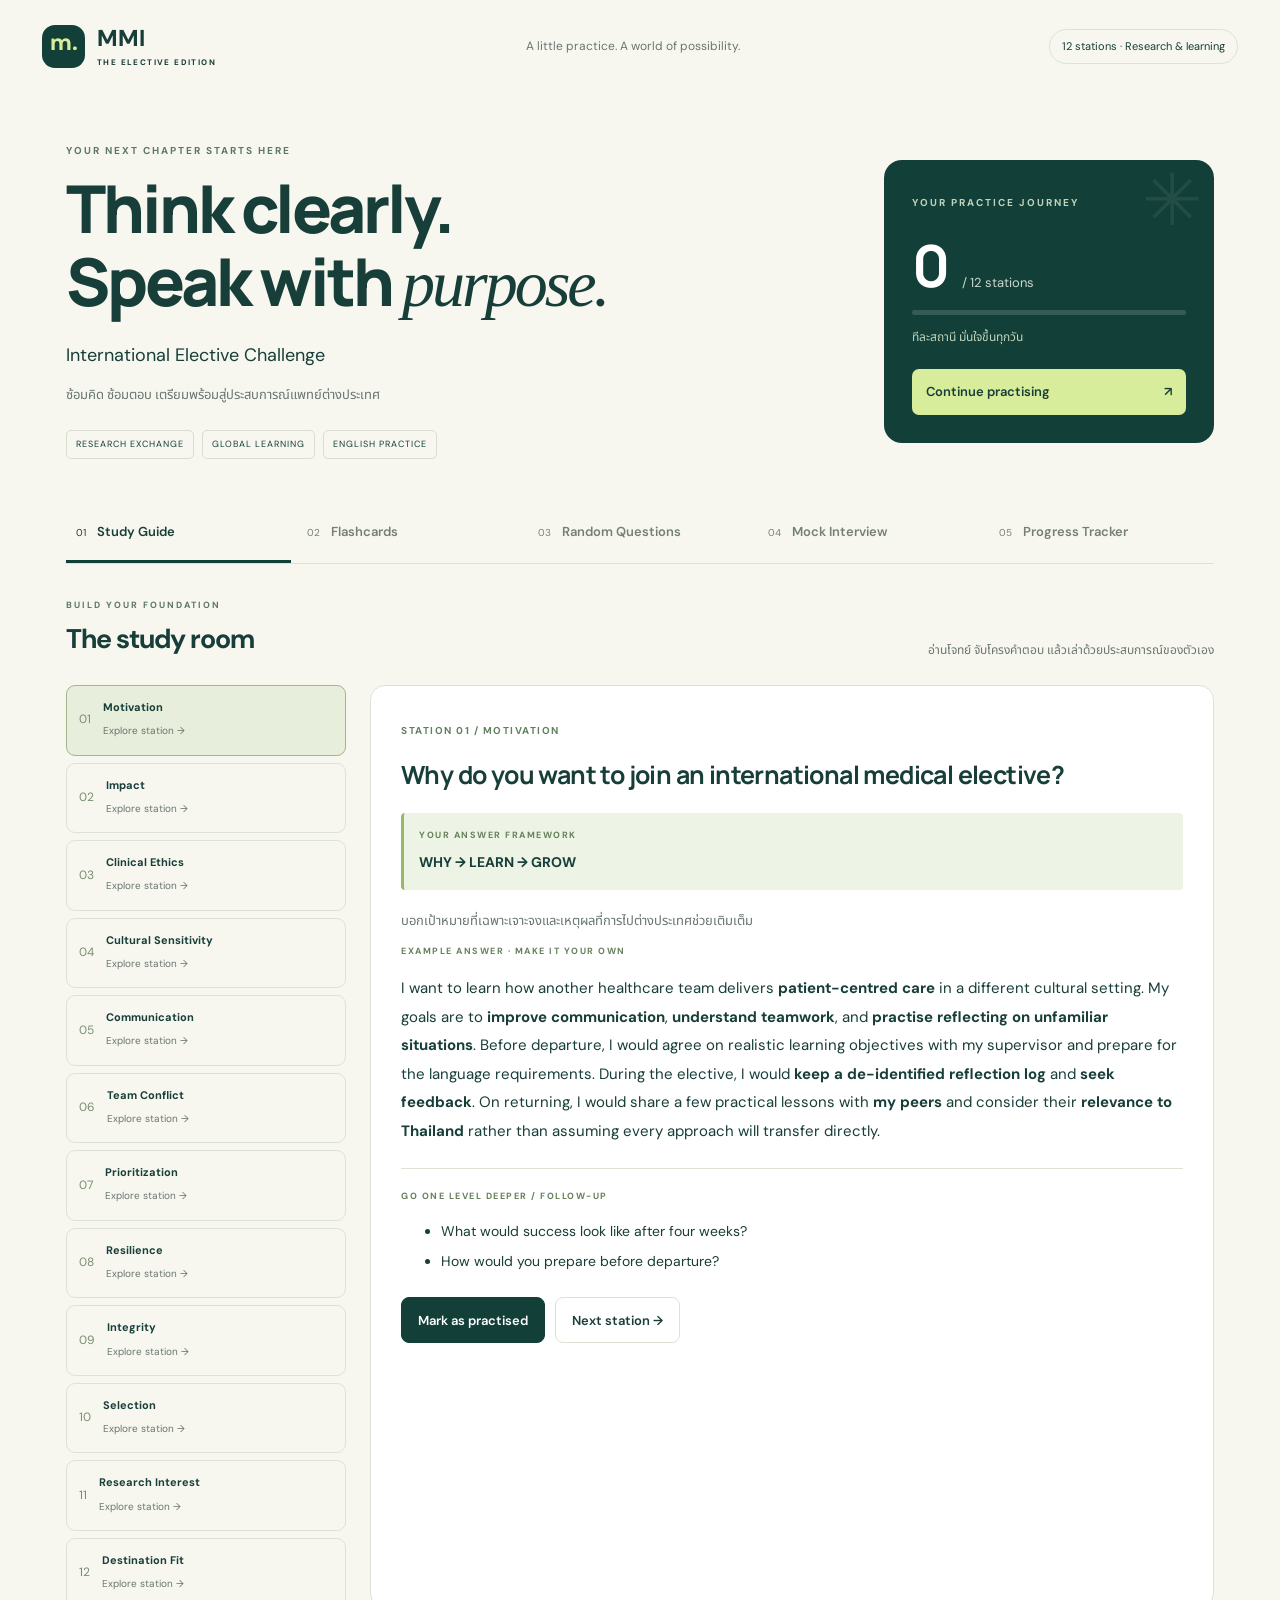
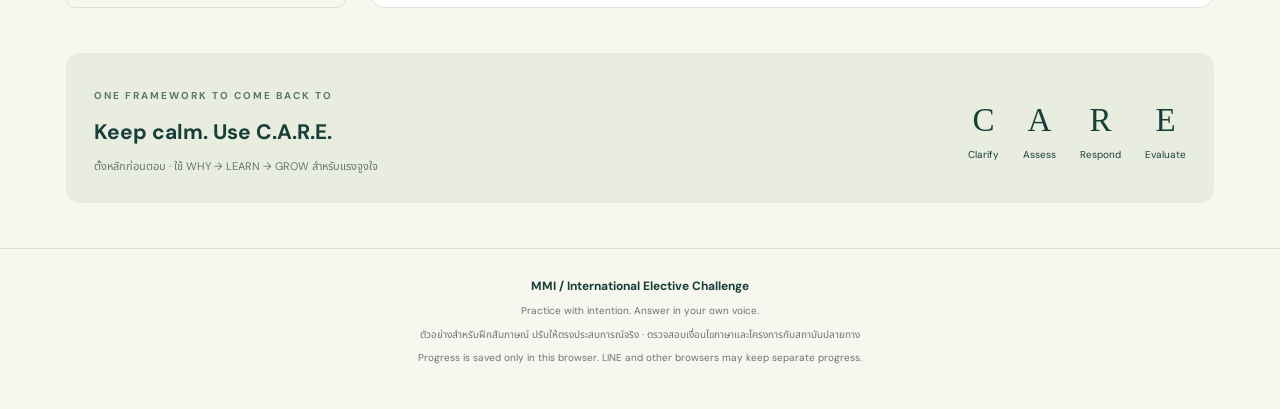
<file: index.html>
<!doctype html>
<html lang="en"><head><meta charset="utf-8"><meta name="viewport" content="width=device-width,initial-scale=1,viewport-fit=cover"><meta name="theme-color" content="#133f39"><meta name="description" content="Practise 12 medical elective MMI stations with flashcards, two-minute interviews and personal progress."><title>MMI · International Elective Challenge</title><link rel="stylesheet" href="style.css?v=20261026-general3"><script defer src="stations.js?v=20261026-general3"></script><script defer src="app.js?v=20261026-general3"></script></head>
<body><header><a class="brand" href="./" aria-label="MMI home"><span class="brand-icon">m.</span><span>MMI <small>THE ELECTIVE EDITION</small></span></a><span class="header-note">A little practice. A world of possibility.</span><span class="edition">12 stations · Research & learning</span></header>
<main><section class="hero"><div><p class="eyebrow">YOUR NEXT CHAPTER STARTS HERE</p><h1>Think clearly.<br>Speak with <em>purpose.</em></h1><p class="intro">International Elective Challenge</p><p class="thai" lang="th">ซ้อมคิด ซ้อมตอบ เตรียมพร้อมสู่ประสบการณ์แพทย์ต่างประเทศ</p><div class="hero-tags"><span>RESEARCH EXCHANGE</span><span>GLOBAL LEARNING</span><span>ENGLISH PRACTICE</span></div></div><aside class="hero-card"><span class="tiny">YOUR PRACTICE JOURNEY</span><div class="big-progress"><b id="hero-count">0</b><span>/ 12 stations</span></div><div class="track"><i id="hero-bar"></i></div><p lang="th">ทีละสถานี มั่นใจขึ้นทุกวัน</p><button class="light-button" id="continue">Continue practising <span>↗</span></button></aside></section>
<nav aria-label="Practice modes"><button data-mode="study" class="active">01 <span>Study Guide</span></button><button data-mode="flash">02 <span>Flashcards</span></button><button data-mode="random">03 <span>Random Questions</span></button><button data-mode="mock">04 <span>Mock Interview</span></button><button data-mode="progress">05 <span>Progress Tracker</span></button></nav>
<section class="workspace"><div class="section-heading"><div><p class="eyebrow" id="mode-kicker">BUILD YOUR FOUNDATION</p><h2 id="mode-title">The study room</h2></div><p id="mode-description" lang="th">อ่านโจทย์ จับโครงคำตอบ แล้วเล่าด้วยประสบการณ์ของตัวเอง</p></div><div id="app"></div></section>
<section class="rhythm"><div><span class="eyebrow">ONE FRAMEWORK TO COME BACK TO</span><h2>Keep calm. Use C.A.R.E.</h2><p lang="th">ตั้งหลักก่อนตอบ · ใช้ WHY → LEARN → GROW สำหรับแรงจูงใจ</p></div><div class="care"><span><b>C</b>Clarify</span><span><b>A</b>Assess</span><span><b>R</b>Respond</span><span><b>E</b>Evaluate</span></div></section></main>
<footer><b>MMI / International Elective Challenge</b><p>Practice with intention. Answer in your own voice.</p><p lang="th">ตัวอย่างสำหรับฝึกสัมภาษณ์ ปรับให้ตรงประสบการณ์จริง · ตรวจสอบเงื่อนไขภาษาและโครงการกับสถาบันปลายทาง</p><p id="storage-note">Progress is saved only in this browser. LINE and other browsers may keep separate progress.</p></footer><div id="notice" role="status" aria-live="polite"></div></body></html>
</file>
<file: style.css>
@import url('https://fonts.googleapis.com/css2?family=DM+Sans:wght@400;500;600;700&family=Manrope:wght@400;500;600;700;800&family=Noto+Sans+Thai:wght@400;500&display=swap');
:root{--ink:#173e38;--muted:#687670;--paper:#f7f7f0;--line:#dde2d7;--lime:#d8ed9b;--green:#133f39}*{box-sizing:border-box}body{margin:0;background:var(--paper);color:var(--ink);font-family:'DM Sans','Noto Sans Thai',sans-serif;line-height:1.65}button,select,textarea,input{font:inherit}button{cursor:pointer}button,a,select,textarea,input{touch-action:manipulation}button:focus-visible,a:focus-visible,select:focus-visible,textarea:focus-visible,input:focus-visible{outline:3px solid #ca781a;outline-offset:4px}header{max-width:1280px;margin:auto;padding:25px 42px;display:flex;align-items:center;justify-content:space-between;gap:24px}.brand{display:flex;gap:12px;text-decoration:none;color:var(--ink);align-items:center;font-size:23px;font-weight:800;line-height:1.1}.brand small{display:block;font-size:8px;letter-spacing:1.4px;margin-top:6px}.brand-icon{background:var(--green);color:var(--lime);width:43px;height:43px;text-align:center;padding-top:5px;border-radius:13px}.header-note{font-size:12px;color:var(--muted)}.edition{font-size:11px;border:1px solid var(--line);border-radius:20px;padding:7px 12px}main{max-width:1196px;margin:auto;padding:0 24px}.hero{padding:50px 0 45px;display:grid;grid-template-columns:1fr 330px;gap:50px;align-items:center}.eyebrow,.tiny{font-size:10px;letter-spacing:2px;font-weight:700}.eyebrow{color:#5b7864;margin:0 0 12px}h1{font-family:Manrope,sans-serif;font-size:clamp(40px,5.4vw,66px);letter-spacing:-3px;line-height:1.12;margin:0 0 20px;font-weight:800}h1 em{font-family:Georgia,serif;font-weight:400}.intro{font-size:18px;margin:0 0 7px}.thai{color:var(--muted);font-size:13px}.hero-tags{display:flex;flex-wrap:wrap;gap:8px;margin-top:25px}.hero-tags span{font-size:9px;letter-spacing:1px;border:1px solid #d7decd;border-radius:5px;padding:6px 9px}.hero-card{background:var(--green);color:#fff;padding:28px;border-radius:18px;position:relative;overflow:hidden}.hero-card:before{content:'✳';position:absolute;right:12px;top:5px;font-size:72px;line-height:1;color:#ffffff12}.tiny{color:#c0d4bb}.big-progress{display:flex;gap:12px;align-items:baseline;margin:16px 0 10px}.big-progress b{font-family:Manrope;font-size:58px;line-height:1.2}.big-progress span{color:#cad8cc;font-size:13px}.track{height:5px;background:#ffffff25;border-radius:5px;overflow:hidden}.track i{display:block;height:100%;width:0;background:var(--lime)}.hero-card p{font-size:12px;color:#c0d4bb;margin:13px 0 22px}.light-button{width:100%;background:var(--lime);color:var(--ink);border:0;border-radius:7px;padding:12px 14px;display:flex;justify-content:space-between;font-weight:600;font-size:13px}nav{display:grid;grid-template-columns:repeat(5,1fr);border-bottom:1px solid var(--line);gap:6px}nav button{background:transparent;border:0;color:#748076;padding:17px 10px;border-bottom:3px solid transparent;text-align:left;font-size:10px}nav span{font-size:13px;font-weight:600;margin-left:8px}nav .active{color:var(--ink);border-color:var(--green)}.workspace{padding:34px 0 45px}.section-heading{display:flex;justify-content:space-between;gap:20px;align-items:end;margin-bottom:24px}.section-heading h2{margin:0;font-size:27px;letter-spacing:-1px}.section-heading .eyebrow{font-size:9px;margin-bottom:4px}.section-heading>p{font-size:12px;color:var(--muted);max-width:340px;margin:0}.study-layout{display:grid;grid-template-columns:280px 1fr;gap:24px}.station-list{display:grid;gap:7px;align-content:start}.station-choice{display:flex;text-align:left;gap:12px;align-items:center;border:1px solid var(--line);background:transparent;padding:12px;border-radius:9px;color:var(--ink);min-height:58px}.station-choice.active{background:#e7eedb;border-color:#a3b68d}.station-choice .number{color:#7a8d71;font-size:12px}.station-choice strong{display:block;font-size:11px;text-transform:capitalize}.station-choice small{font-size:10px;color:var(--muted)}.station-choice .tick{margin-left:auto}.panel{background:#fff;border:1px solid var(--line);border-radius:15px;padding:30px;min-width:0}.station-label{font-size:10px;font-weight:700;letter-spacing:1.5px;color:#60805e}.question{font-family:Manrope,sans-serif;font-size:25px;line-height:1.45;letter-spacing:-.6px;margin:14px 0 20px}.framework{background:#edf3e5;border-left:3px solid #9ab86a;border-radius:4px;padding:15px;margin:20px 0}.framework small,.answer-label{display:block;font-size:9px;letter-spacing:1.5px;font-weight:700;color:#65805a;margin-bottom:6px}.framework strong{font-size:14px}.cue{font-size:13px;color:var(--muted)}.answer{font-size:15px;line-height:1.9}.follow{border-top:1px solid var(--line);margin-top:23px;padding-top:20px}.follow li{font-size:14px;margin-bottom:7px}.actions{display:flex;flex-wrap:wrap;gap:10px;margin-top:24px}.btn{border:1px solid var(--line);background:white;color:var(--ink);border-radius:8px;padding:11px 16px;min-height:46px;font-size:13px;font-weight:600}.btn.primary{background:var(--green);color:#fff;border-color:var(--green)}.btn:disabled{opacity:.45;cursor:default}.btn.done{background:var(--lime)}.practice-panel{max-width:800px;margin:auto}.practice-top{display:flex;justify-content:space-between;gap:15px;align-items:center;margin-bottom:20px}.practice-top select{max-width:100%;border:1px solid var(--line);padding:10px;border-radius:8px;background:white;color:var(--ink);min-width:0}.flash-card{min-height:310px;display:flex;flex-direction:column;justify-content:center;background:#edf3e5;border-radius:12px;padding:26px;cursor:pointer;border:1px dashed #a9bd97}.flash-card:focus-visible{outline:3px solid #ca781a}.hint{font-size:11px;color:var(--muted);text-align:center;margin:18px 0 0}.timer{font-family:Manrope;font-size:76px;font-weight:700;letter-spacing:-4px;text-align:center;line-height:1.4}.timer.ended{color:#a64c27}.phase{text-align:center;font-size:13px;color:var(--muted)}textarea{width:100%;min-height:120px;resize:vertical;padding:14px;border:1px solid var(--line);border-radius:8px;margin-top:8px}label.notes{display:block;margin-top:24px;font-size:12px}details{margin-top:24px}summary{cursor:pointer;font-weight:600;font-size:14px;padding:10px 0}.stats{display:grid;grid-template-columns:repeat(3,1fr);gap:15px;margin-bottom:22px}.stat{background:#edf3e5;border-radius:12px;padding:20px}.stat b{display:block;font-size:32px}.stat span{font-size:12px}.progress-row{padding:16px 0;border-bottom:1px solid var(--line);display:flex;justify-content:space-between;align-items:center;gap:14px}.progress-row label{font-size:13px;display:flex;gap:10px;align-items:center}.progress-row input{width:20px;height:20px;accent-color:var(--green)}.progress-row small{font-size:11px;color:var(--muted)}.rhythm{background:#e9eddf;border-radius:14px;padding:28px;display:flex;align-items:center;justify-content:space-between;gap:25px;margin-bottom:45px}.rhythm h2{font-size:21px;margin:7px 0}.rhythm p{font-size:11px;color:var(--muted);margin:0}.care{display:flex;gap:24px}.care span{font-size:10px;text-align:center}.care b{display:block;font-family:Georgia;font-size:33px;font-weight:400}footer{border-top:1px solid var(--line);padding:28px 24px 35px;text-align:center;font-size:10px;color:var(--muted)}footer b{font-size:12px;color:var(--ink)}footer p{margin:7px 0}#notice{position:fixed;bottom:20px;left:50%;transform:translateX(-50%);background:var(--green);color:white;padding:10px 20px;border-radius:9px;display:none;max-width:90%;font-size:13px}
@media(max-width:760px){header{padding:18px 20px}.header-note,.edition{display:none}main{padding:0 18px}.hero{grid-template-columns:1fr;gap:24px;padding:30px 0}.hero h1{letter-spacing:-2px}.hero-card{padding:22px}.big-progress{margin:9px 0}.big-progress b{font-size:43px}.hero-card p{margin:9px 0 15px}nav{display:flex;overflow-x:auto;gap:10px;scrollbar-width:thin;position:sticky;top:0;background:var(--paper);z-index:2}nav button{flex:0 0 auto;padding:14px 8px}nav span{font-size:12px;margin-left:5px}.section-heading{display:block}.section-heading>p{margin-top:10px}.study-layout{grid-template-columns:1fr}.station-list{grid-template-columns:repeat(12,145px);overflow:auto;padding-bottom:8px}.station-choice{padding:10px}.station-choice small{display:none}.panel{padding:20px}.question{font-size:22px}.rhythm{display:block;padding:23px}.care{justify-content:space-between;margin-top:20px}.stats{gap:8px}.stat{padding:12px}.stat b{font-size:27px}.stat span{font-size:10px}.practice-top{flex-wrap:wrap}.practice-top select{width:100%}.progress-row small{max-width:90px;text-align:right}.flash-card{padding:20px}.answer{font-size:14px}.workspace{padding-top:26px}.hero-tags{margin-top:18px}}
@media(prefers-reduced-motion:no-preference){button{transition:background .18s,transform .18s}button:active{transform:translateY(1px)}}

.answer-keyword{font-weight:700;color:var(--ink)}

.speaking-cues{margin:24px 0;padding:22px;background:#f0f4e8;border:1px solid #d9e4c9;border-radius:12px}.wow-list{padding-left:22px;margin:16px 0}.wow-list li{padding:4px 0 8px;font-size:15px}.wow-list li::marker{color:#63824b}.wow-list span{display:block;color:var(--muted);font-size:12px;margin-top:2px}.speaking-bridges{border-top:1px solid #d4dfc5;padding-top:15px;margin-top:12px}.speaking-bridges h4{margin:0;font-size:15px}.speaking-bridges ol{padding-left:22px;font-size:14px;line-height:1.9}.speaking-bridges li{padding-left:4px;margin:9px 0}@media(max-width:760px){.speaking-cues{padding:17px}}
</file>
